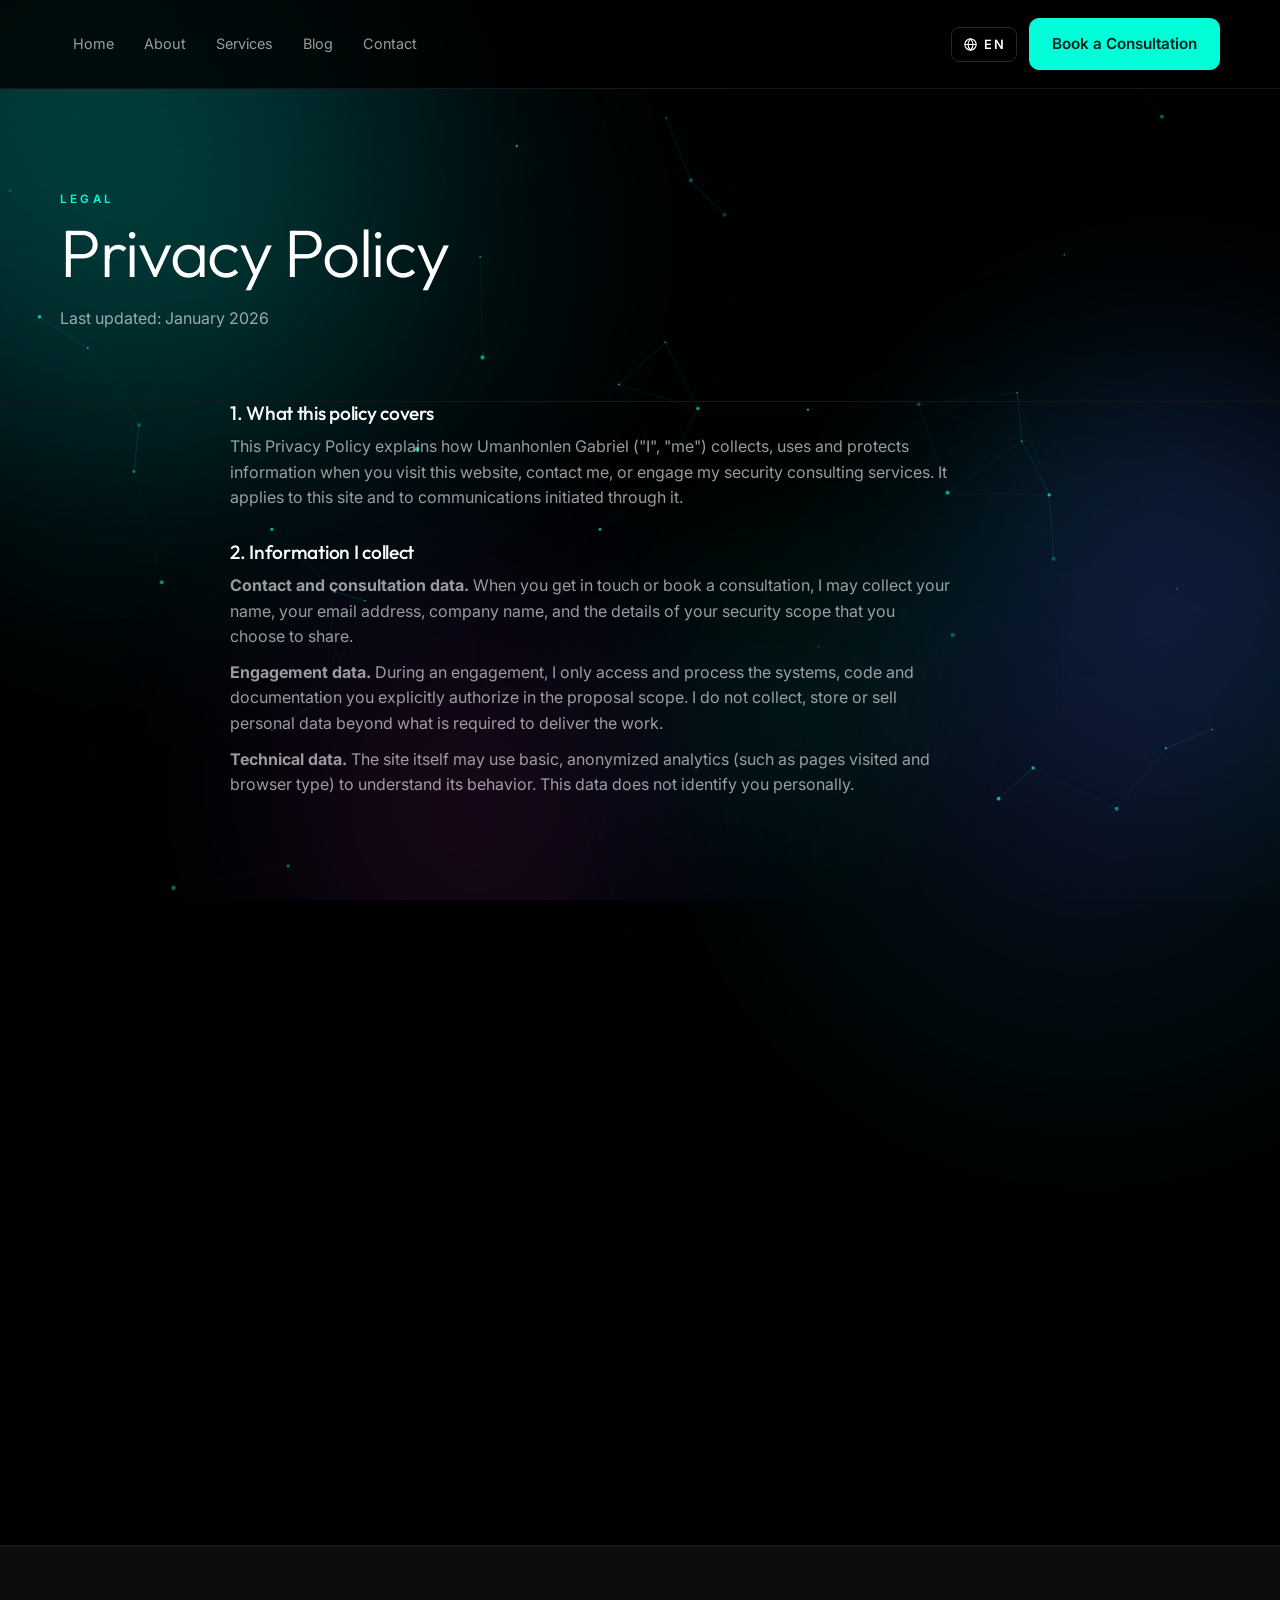
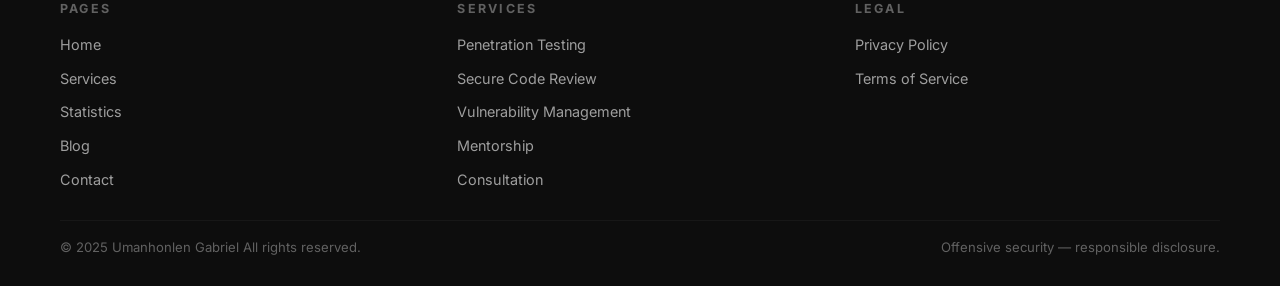
<file: privacy.html>
<!DOCTYPE html>
<html lang="en">
<head>
  <meta charset="UTF-8" />
  <meta name="viewport" content="width=device-width, initial-scale=1.0" />
  <title>Privacy Policy | Umanhonlen Gabriel</title>
  <meta name="description" content="Privacy Policy for Umanhonlen Gabriel — how your data is handled during security consultations and engagements." />
  <link rel="icon" type="image/png" href="favicon.png" />
  <link rel="preconnect" href="https://fonts.googleapis.com" />
  <link rel="preconnect" href="https://fonts.gstatic.com" crossorigin />
  <link href="https://fonts.googleapis.com/css2?family=Outfit:wght@300;400;500;600;700&family=Inter:wght@400;500;600;700&display=swap" rel="stylesheet" />
  <link rel="stylesheet" href="css/style.css" />
  <script>document.documentElement.classList.add('dyn');</script>
</head>
<body>
  <div class="bg-blobs" aria-hidden="true"><i class="b1"></i><i class="b2"></i><i class="b3"></i><i class="b4"></i></div>

  <!-- Header -->
  <header class="site-header">
    <div class="container nav">
      <nav>
        <ul class="nav-menu" id="navMenu">
          <li><a href="index.html#hero" data-i18n="nav_home">Home</a></li>
          <li><a href="index.html#about" data-i18n="nav_about">About</a></li>
          <li><a href="index.html#services" data-i18n="nav_services">Services</a></li>
          <li><a href="blog.html" data-i18n="nav_blog">Blog</a></li>
          <li><a href="index.html#contact" data-i18n="nav_contact">Contact</a></li>
        </ul>
      </nav>
      <div class="nav-cta">
        <div class="lang-switch">
          <button class="lang-btn" id="langBtn" type="button" aria-haspopup="true" aria-expanded="false" aria-label="Change language">
            <svg class="globe-ico" viewBox="0 0 24 24" width="15" height="15" fill="none" stroke="currentColor" stroke-width="1.8" stroke-linecap="round"><circle cx="12" cy="12" r="9"/><path d="M3 12h18"/><path d="M12 3c2.6 2.7 4 5.8 4 9s-1.4 6.3-4 9c-2.6-2.7-4-5.8-4-9s1.4-6.3 4-9z"/></svg>
            <span class="lang-code">EN</span>
          </button>
          <ul class="lang-menu" id="langMenu">
            <li><button type="button" data-lang="en" class="active">English</button></li>
            <li><button type="button" data-lang="fr">Français</button></li>
          </ul>
        </div>
        <a class="btn btn-accent" href="index.html#contact" data-i18n="cta_book">Book a Consultation</a>
        <button class="nav-toggle" aria-label="Toggle menu" data-i18n="nav_menu">Menu</button>
      </div>
    </div>
  </header>

  <!-- Page hero -->
  <section class="blog-hero">
    <div class="container">
      <div class="eyebrow" data-i18n="legal_eyebrow">Legal</div>
      <h1 data-i18n="pr_title" data-reveal>Privacy Policy</h1>
      <p class="lead muted" style="margin-top: 14px; max-width: 48ch" data-i18n="pr_lu">
        Last updated: January 2026
      </p>
    </div>
  </section>

  <!-- Content -->
  <section style="padding-top: 0">
    <div class="container rv-stagger" style="max-width: 820px">
      <div class="legal-block">
        <h2 data-i18n="pr_1">1. What this policy covers</h2>
        <p data-i18n="pr_b1">This Privacy Policy explains how Umanhonlen Gabriel ("I", "me") collects, uses and protects information when you visit this website, contact me, or engage my security consulting services. It applies to this site and to communications initiated through it.</p>
      </div>
      <div class="legal-block">
        <h2 data-i18n="pr_2">2. Information I collect</h2>
        <p data-i18n="pr_b2"><strong>Contact and consultation data.</strong> When you get in touch or book a consultation, I may collect your name, email address, company name, and the details of your security scope that you share.</p>
        <p data-i18n="pr_b3"><strong>Engagement data.</strong> During an engagement, I only access and process the systems, code and documentation you explicitly authorize in the statement of work. I do not collect, store or sell personal data beyond what is required to perform the work.</p>
        <p data-i18n="pr_b4"><strong>Technical data.</strong> The site itself may collect basic, anonymized analytics (such as pages visited and browser type) to understand performance. This data does not identify you personally.</p>
      </div>
      <div class="legal-block">
        <h2 data-i18n="pr_3">3. How your information is used</h2>
        <p data-i18n="pr_b5">I use the information I collect to respond to inquiries, prepare quotes and scopes, deliver contracted security services, and communicate about engagement progress. I never sell your data, and I never share it with third parties except where required to deliver a service you have requested (for example, scheduling tools) or where required by law.</p>
      </div>
      <div class="legal-block">
        <h2 data-i18n="pr_4">4. Confidentiality and security of findings</h2>
        <p data-i18n="pr_b6">All findings, reports and communications related to an engagement are treated as strictly confidential. Reports are delivered only to the authorized contact, and retained for the period agreed in the statement of work. Vulnerability details are never published or disclosed without your written consent.</p>
      </div>
      <div class="legal-block">
        <h2 data-i18n="pr_5">5. Data retention</h2>
        <p data-i18n="pr_b7">Contact information is retained for as long as needed to manage the relationship. Engagement artifacts are deleted or returned in line with the retention terms agreed at contract signing, unless a longer retention is required by law.</p>
      </div>
      <div class="legal-block">
        <h2 data-i18n="pr_6">6. Your rights</h2>
        <p data-i18n="pr_b8">You may request access to, correction of, or deletion of the personal information I hold about you at any time by booking a consultation through my <a href="https://calendly.com/umanhonlengabriel" target="_blank" rel="noopener">Calendly</a>. I will respond within 30 days.</p>
      </div>
      <div class="legal-block">
        <h2 data-i18n="pr_7">7. Contact</h2>
        <p data-i18n="pr_b9">Questions about this policy can be raised by booking a consultation through my <a href="https://calendly.com/umanhonlengabriel" target="_blank" rel="noopener">Calendly</a>.</p>
      </div>
    </div>
  </section>

  <!-- Footer -->
  <footer>
    <div class="container">
      <div class="footer-grid">
        <div class="footer-col">
          <strong data-i18n="foot_pages">Pages</strong>
          <ul>
            <li><a href="index.html#hero" data-i18n="nav_home">Home</a></li>
            <li><a href="index.html#services" data-i18n="nav_services">Services</a></li>
            <li><a href="index.html#stats" data-i18n="nav_stats">Statistics</a></li>
            <li><a href="blog.html" data-i18n="nav_blog">Blog</a></li>
            <li><a href="index.html#contact" data-i18n="nav_contact">Contact</a></li>
          </ul>
        </div>
        <div class="footer-col">
          <strong data-i18n="foot_services">Services</strong>
          <ul>
            <li><a href="index.html#services" data-i18n="fs1">Penetration Testing</a></li>
            <li><a href="index.html#services" data-i18n="fs2">Secure Code Review</a></li>
            <li><a href="index.html#services" data-i18n="fs3">Vulnerability Management</a></li>
            <li><a href="index.html#services" data-i18n="fs4">Mentorship</a></li>
            <li><a href="index.html#services" data-i18n="fs5">Consultation</a></li>
          </ul>
        </div>
        <div class="footer-col">
          <strong data-i18n="foot_legal">Legal</strong>
          <ul>
            <li><a href="privacy.html" data-i18n="foot_pp">Privacy Policy</a></li>
            <li><a href="terms.html" data-i18n="foot_tos">Terms of Service</a></li>
          </ul>
        </div>
      </div>
      <div class="footer-bottom">
        <span>&copy; 2025 Umanhonlen Gabriel <span data-i18n="foot_rights">All rights reserved.</span></span>
        <span data-i18n="foot_tag">Offensive security — responsible disclosure.</span>
      </div>
    </div>
  </footer>

  <script>
    (() => {
      document.querySelector('.nav-toggle').addEventListener('click', () => {
        document.getElementById('navMenu').classList.toggle('open');
      });

      // ---------- Copy protection ----------
      ['contextmenu', 'copy', 'cut', 'selectstart', 'dragstart'].forEach(evt =>
        document.addEventListener(evt, e => e.preventDefault())
      );
    })();
  </script>
  <script src="js/i18n.js"></script>
  <script src="js/guard.js"></script>
  <script src="js/dynamic.js"></script>
</body>
</html>
</file>
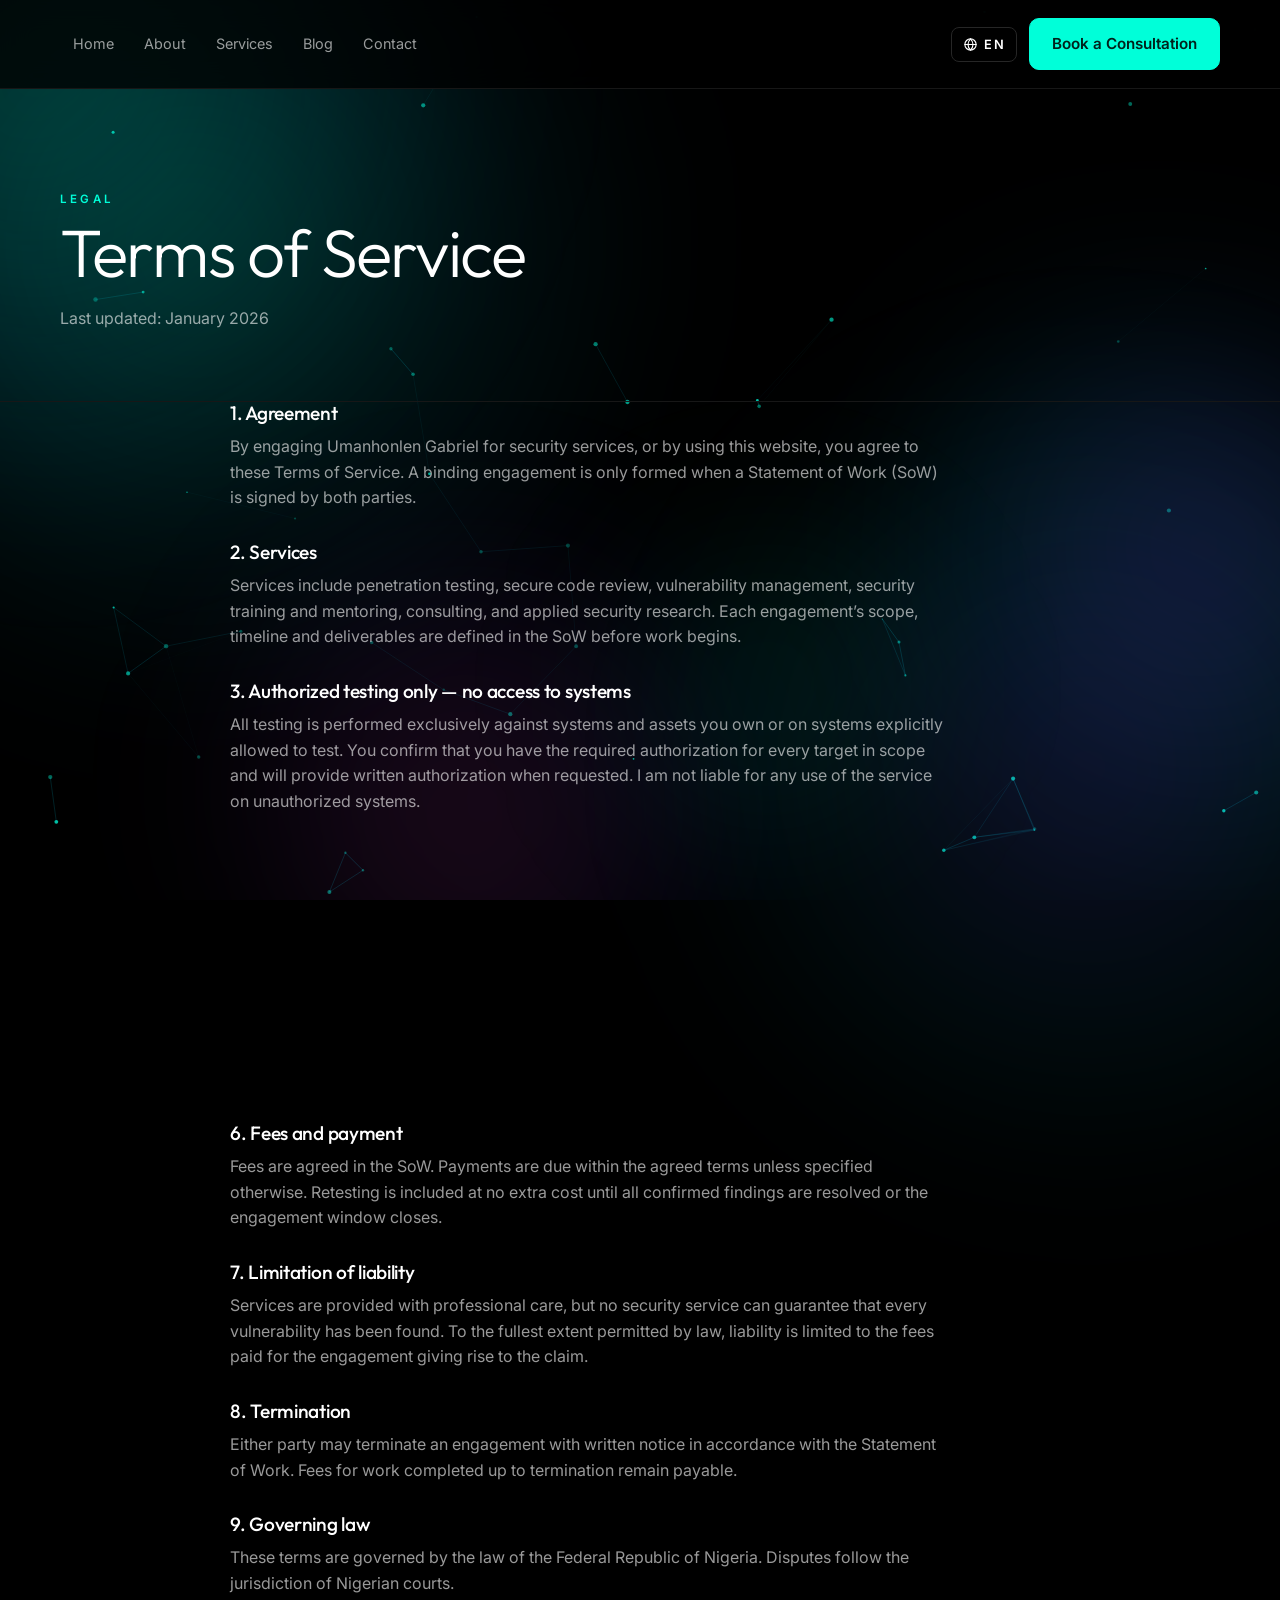
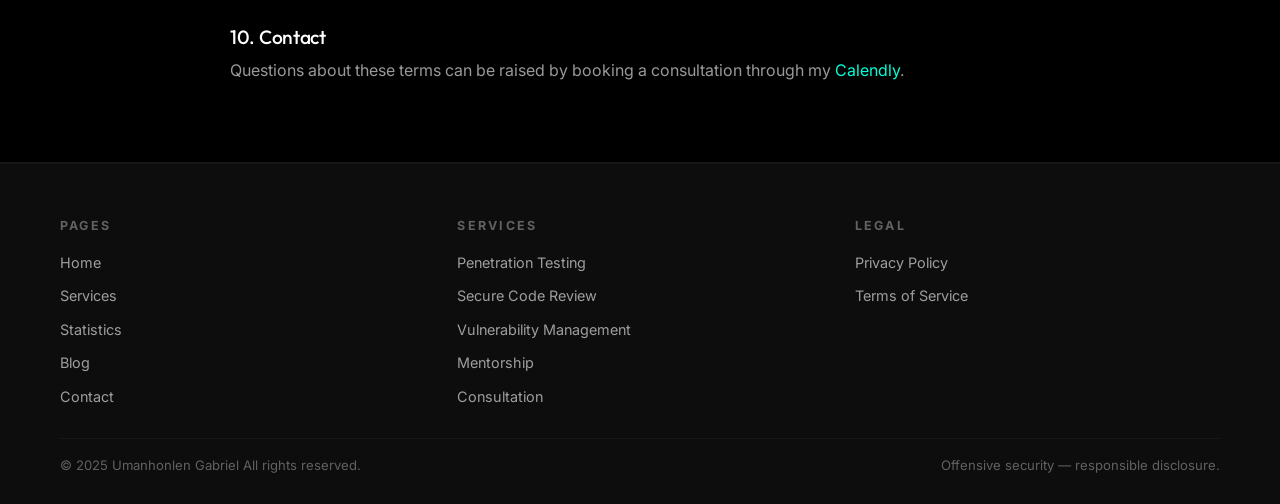
<file: terms.html>
<!DOCTYPE html>
<html lang="en">
<head>
  <meta charset="UTF-8" />
  <meta name="viewport" content="width=device-width, initial-scale=1.0" />
  <title>Terms of Service | Umanhonlen Gabriel</title>
  <meta name="description" content="Terms of Service for Umanhonlen Gabriel — engagement terms for penetration testing, code review and security consulting services." />
  <link rel="icon" type="image/png" href="favicon.png" />
  <link rel="preconnect" href="https://fonts.googleapis.com" />
  <link rel="preconnect" href="https://fonts.gstatic.com" crossorigin />
  <link href="https://fonts.googleapis.com/css2?family=Outfit:wght@300;400;500;600;700&family=Inter:wght@400;500;600;700&display=swap" rel="stylesheet" />
  <link rel="stylesheet" href="css/style.css" />
  <script>document.documentElement.classList.add('dyn');</script>
</head>
<body>
  <div class="bg-blobs" aria-hidden="true"><i class="b1"></i><i class="b2"></i><i class="b3"></i><i class="b4"></i></div>

  <!-- Header -->
  <header class="site-header">
    <div class="container nav">
      <nav>
        <ul class="nav-menu" id="navMenu">
          <li><a href="index.html#hero" data-i18n="nav_home">Home</a></li>
          <li><a href="index.html#about" data-i18n="nav_about">About</a></li>
          <li><a href="index.html#services" data-i18n="nav_services">Services</a></li>
          <li><a href="blog.html" data-i18n="nav_blog">Blog</a></li>
          <li><a href="index.html#contact" data-i18n="nav_contact">Contact</a></li>
        </ul>
      </nav>
      <div class="nav-cta">
        <div class="lang-switch">
          <button class="lang-btn" id="langBtn" type="button" aria-haspopup="true" aria-expanded="false" aria-label="Change language">
            <svg class="globe-ico" viewBox="0 0 24 24" width="15" height="15" fill="none" stroke="currentColor" stroke-width="1.8" stroke-linecap="round"><circle cx="12" cy="12" r="9"/><path d="M3 12h18"/><path d="M12 3c2.6 2.7 4 5.8 4 9s-1.4 6.3-4 9c-2.6-2.7-4-5.8-4-9s1.4-6.3 4-9z"/></svg>
            <span class="lang-code">EN</span>
          </button>
          <ul class="lang-menu" id="langMenu">
            <li><button type="button" data-lang="en" class="active">English</button></li>
            <li><button type="button" data-lang="fr">Français</button></li>
          </ul>
        </div>
        <a class="btn btn-accent" href="index.html#contact" data-i18n="cta_book">Book a Consultation</a>
        <button class="nav-toggle" aria-label="Toggle menu" data-i18n="nav_menu">Menu</button>
      </div>
    </div>
  </header>

  <!-- Page hero -->
  <section class="blog-hero">
    <div class="container">
      <div class="eyebrow" data-i18n="legal_eyebrow">Legal</div>
      <h1 data-i18n="tm_title" data-reveal>Terms of Service</h1>
      <p class="lead muted" style="margin-top: 14px; max-width: 48ch" data-i18n="tm_lu">
        Last updated: January 2026
      </p>
    </div>
  </section>

  <!-- Content -->
  <section style="padding-top: 0">
    <div class="container rv-stagger" style="max-width: 820px">
      <div class="legal-block">
        <h2 data-i18n="tm_1">1. Agreement</h2>
        <p data-i18n="tm_b1">By engaging Umanhonlen Gabriel for security services, or by using this website, you agree to these Terms of Service. A binding engagement is only formed when a statement of work (SoW) is signed by both parties.</p>
      </div>
      <div class="legal-block">
        <h2 data-i18n="tm_2">2. Services</h2>
        <p data-i18n="tm_b2">Services include penetration testing, secure code review, vulnerability management, security training and mentorship, consultation, and applied security research. Each engagement's scope, timeline and deliverables are defined in the SoW before work begins.</p>
      </div>
      <div class="legal-block">
        <h2 data-i18n="tm_3">3. Authorized testing only</h2>
        <p data-i18n="tm_b3">All testing is performed exclusively against systems and assets you own or are explicitly authorized to test. You confirm that you hold the required authorization for every target in scope and will provide written authorization when requested. I am not liable for any use of the service on unauthorized systems.</p>
      </div>
      <div class="legal-block">
        <h2 data-i18n="tm_4">4. Confidentiality</h2>
        <p data-i18n="tm_b4">All information shared during an engagement is confidential. Findings and reports are delivered only to the authorized contact and are not disclosed without written consent, except where disclosure is required by law.</p>
      </div>
      <div class="legal-block">
        <h2 data-i18n="tm_5">5. Client obligations</h2>
        <p data-i18n="tm_b5">You agree to provide timely access to in-scope systems, accurate technical documentation, and a designated point of contact. Delays in access or response may extend the engagement timeline.</p>
      </div>
      <div class="legal-block">
        <h2 data-i18n="tm_6">6. Fees and payment</h2>
        <p data-i18n="tm_b6">Fees are agreed in the SoW. Payments are due within the agreed terms unless stated otherwise. Retesting is included at no extra cost until all confirmed findings are resolved or the engagement window closes.</p>
      </div>
      <div class="legal-block">
        <h2 data-i18n="tm_7">7. Limitation of liability</h2>
        <p data-i18n="tm_b7">Services are provided with professional care, but no security service can guarantee that a system is free of all vulnerabilities. To the fullest extent permitted by law, liability is limited to the fees paid for the engagement giving rise to the claim.</p>
      </div>
      <div class="legal-block">
        <h2 data-i18n="tm_8">8. Termination</h2>
        <p data-i18n="tm_b8">Either party may terminate an engagement with written notice in line with the SoW. Fees for work completed up to termination remain payable.</p>
      </div>
      <div class="legal-block">
        <h2 data-i18n="tm_9">9. Governing law</h2>
        <p data-i18n="tm_b9">These terms are governed by the laws of the Federal Republic of Nigeria. Disputes are subject to the exclusive jurisdiction of the courts of Nigeria.</p>
      </div>
      <div class="legal-block">
        <h2 data-i18n="tm_10">10. Contact</h2>
        <p data-i18n="tm_b10">Questions about these terms can be raised by booking a consultation through my <a href="https://calendly.com/umanhonlengabriel" target="_blank" rel="noopener">Calendly</a>.</p>
      </div>
    </div>
  </section>

  <!-- Footer -->
  <footer>
    <div class="container">
      <div class="footer-grid">
        <div class="footer-col">
          <strong data-i18n="foot_pages">Pages</strong>
          <ul>
            <li><a href="index.html#hero" data-i18n="nav_home">Home</a></li>
            <li><a href="index.html#services" data-i18n="nav_services">Services</a></li>
            <li><a href="index.html#stats" data-i18n="nav_stats">Statistics</a></li>
            <li><a href="blog.html" data-i18n="nav_blog">Blog</a></li>
            <li><a href="index.html#contact" data-i18n="nav_contact">Contact</a></li>
          </ul>
        </div>
        <div class="footer-col">
          <strong data-i18n="foot_services">Services</strong>
          <ul>
            <li><a href="index.html#services" data-i18n="fs1">Penetration Testing</a></li>
            <li><a href="index.html#services" data-i18n="fs2">Secure Code Review</a></li>
            <li><a href="index.html#services" data-i18n="fs3">Vulnerability Management</a></li>
            <li><a href="index.html#services" data-i18n="fs4">Mentorship</a></li>
            <li><a href="index.html#services" data-i18n="fs5">Consultation</a></li>
          </ul>
        </div>
        <div class="footer-col">
          <strong data-i18n="foot_legal">Legal</strong>
          <ul>
            <li><a href="privacy.html" data-i18n="foot_pp">Privacy Policy</a></li>
            <li><a href="terms.html" data-i18n="foot_tos">Terms of Service</a></li>
          </ul>
        </div>
      </div>
      <div class="footer-bottom">
        <span>&copy; 2025 Umanhonlen Gabriel <span data-i18n="foot_rights">All rights reserved.</span></span>
        <span data-i18n="foot_tag">Offensive security — responsible disclosure.</span>
      </div>
    </div>
  </footer>

  <script>
    (() => {
      document.querySelector('.nav-toggle').addEventListener('click', () => {
        document.getElementById('navMenu').classList.toggle('open');
      });

      // ---------- Copy protection ----------
      ['contextmenu', 'copy', 'cut', 'selectstart', 'dragstart'].forEach(evt =>
        document.addEventListener(evt, e => e.preventDefault())
      );
    })();
  </script>
  <script src="js/i18n.js"></script>
  <script src="js/guard.js"></script>
  <script src="js/dynamic.js"></script>
</body>
</html>
</file>
<file: css/style.css>
/* ============================================================
   UMANHONLEN GABRIEL — Offensive Security Consulting
   Design system based on Bypassec: black base, mint/cyan/violet
   accents, Roobert-style headings, minimal icon-free typography.
   ============================================================ */

:root {
  --bg: #000000;
  --surface: #0d0d0d;
  --surface-2: #1f1f1f;
  --surface-3: #262626;
  --line: #262626;
  --line-soft: #171717;
  --text: #ffffff;
  --muted: rgba(255, 255, 255, 0.6);
  --faint: rgba(255, 255, 255, 0.35);
  --mint: #00ffd9;
  --cyan: #00e1ff;
  --blue: #33c2ff;
  --violet: #613fe7;
  --mint-dim: rgba(0, 255, 217, 0.1);
  --radius: 16px;
  --radius-lg: 24px;
  --radius-sm: 8px;
  --font-heading: "Outfit", "Inter", system-ui, sans-serif;
  --font-body: "Inter", system-ui, -apple-system, sans-serif;
}

* {
  box-sizing: border-box;
  margin: 0;
  padding: 0;
}

/* ---------- Motion background (aurora orbs, bypassec-style) ---------- */
html {
  scroll-behavior: smooth;
}

body::before,
body::after {
  content: "";
  position: fixed;
  z-index: -1;
  pointer-events: none;
  will-change: transform;
}

body::before {
  top: -30%;
  left: -25%;
  width: 80vw;
  height: 80vw;
  background: radial-gradient(circle at center, rgba(0, 255, 217, 0.16), rgba(0, 225, 255, 0.08) 35%, transparent 68%);
  border-radius: 50%;
  filter: blur(70px);
  animation: aurora-drift 26s ease-in-out infinite alternate;
}

body::after {
  bottom: -35%;
  right: -20%;
  width: 70vw;
  height: 70vw;
  background: radial-gradient(circle at center, rgba(97, 63, 233, 0.18), rgba(0, 225, 255, 0.06) 40%, transparent 68%);
  border-radius: 50%;
  filter: blur(80px);
  animation: aurora-drift 32s ease-in-out infinite alternate-reverse;
}

@keyframes aurora-drift {
  0% { transform: translate3d(0, 0, 0) scale(1); }
  50% { transform: translate3d(6vw, 4vh, 0) scale(1.15); }
  100% { transform: translate3d(-4vw, 6vh, 0) scale(0.95); }
}

/* ---------- Motion blobs (bypassec style) ---------- */
.bg-blobs {
  position: fixed;
  inset: 0;
  z-index: -1;
  overflow: hidden;
  pointer-events: none;
}

.bg-blobs i {
  position: absolute;
  border-radius: 50%;
  filter: blur(90px);
  will-change: transform;
}

.bg-blobs .b1 {
  top: -18%;
  left: -15%;
  width: 55vw;
  height: 55vw;
  background: radial-gradient(circle at 30% 30%, rgba(0, 255, 217, 0.22), rgba(0, 225, 255, 0.10) 40%, transparent 70%);
  animation: blob-drift 22s ease-in-out infinite alternate;
}

.bg-blobs .b2 {
  top: 35%;
  right: -12%;
  width: 45vw;
  height: 45vw;
  background: radial-gradient(circle at 60% 40%, rgba(97, 63, 233, 0.26), rgba(0, 225, 255, 0.08) 45%, transparent 70%);
  animation: blob-drift 28s ease-in-out infinite alternate-reverse;
}

.bg-blobs .b3 {
  bottom: -14%;
  left: 20%;
  width: 40vw;
  height: 40vw;
  background: radial-gradient(circle at 40% 60%, rgba(255, 64, 160, 0.14), rgba(97, 63, 233, 0.10) 45%, transparent 70%);
  animation: blob-drift 32s ease-in-out infinite alternate;
}

.bg-blobs .b4 {
  top: 55%;
  left: 45%;
  width: 30vw;
  height: 30vw;
  background: radial-gradient(circle at 50% 50%, rgba(0, 255, 217, 0.12), transparent 70%);
  animation: blob-drift 26s ease-in-out infinite alternate-reverse;
}

@keyframes blob-drift {
  0% { transform: translate3d(0, 0, 0) scale(1); }
  33% { transform: translate3d(4vw, -3vh, 0) scale(1.12); }
  66% { transform: translate3d(-3vw, 3vh, 0) scale(0.92); }
  100% { transform: translate3d(2vw, 2vh, 0) scale(1.05); }
}

@media (prefers-reduced-motion: reduce) {
  .bg-blobs i {
    animation: none;
  }
}

@media (prefers-reduced-motion: reduce) {
  body::before,
  body::after {
    animation: none;
  }
}

body {
  background: var(--bg);
  color: var(--text);
  font-family: var(--font-body);
  font-size: 16px;
  line-height: 1.6;
  -webkit-font-smoothing: antialiased;
}

img {
  max-width: 100%;
  display: block;
}

a {
  color: inherit;
  text-decoration: none;
}

.container {
  width: min(1160px, 92%);
  margin: 0 auto;
}

/* ---------- Typography ---------- */
body {
  -webkit-user-select: none;
  user-select: none;
}

input, textarea, [contenteditable] {
  -webkit-user-select: text;
  user-select: text;
}

h1, h2, h3, h4 {
  font-family: var(--font-heading, var(--font-body));
  font-weight: 600;
  letter-spacing: -0.015em;
  line-height: 1.15;
}

h1 {
  font-size: clamp(2.4rem, 6vw, 4.2rem);
  font-weight: 300;
  letter-spacing: -0.02em;
}

h2 {
  font-size: clamp(1.6rem, 3.6vw, 2.6rem);
  font-weight: 500;
}

h3 {
  font-size: 1.15rem;
  font-weight: 600;
}

.eyebrow {
  font-family: var(--font-body);
  font-size: 0.72rem;
  font-weight: 600;
  letter-spacing: 0.28em;
  text-transform: uppercase;
  color: var(--mint);
  margin-bottom: 6px;
}

.eyebrow.cyan {
  color: var(--cyan);
}

.muted {
  color: var(--muted);
}

/* ---------- Buttons ---------- */
.btn {
  display: inline-flex;
  align-items: center;
  gap: 10px;
  padding: 13px 22px;
  border-radius: 10px;
  font-size: 0.95rem;
  font-weight: 600;
  border: 1px solid var(--line);
  background: transparent;
  color: var(--text);
  cursor: pointer;
  transition: 0.2s ease;
  font-family: inherit;
}

.btn:hover {
  border-color: var(--mint);
  color: var(--mint);
}

.btn-accent {
  background: var(--mint);
  border-color: var(--mint);
  color: #00221c;
}

.btn-accent:hover {
  background: #9dfff0;
  border-color: #9dfff0;
  color: #00221c;
}

.btn-ghost {
  background: rgba(255, 255, 255, 0.07);
  border-color: rgba(255, 255, 255, 0.12);
}

.btn-ghost:hover {
  border-color: var(--mint);
  color: var(--mint);
}

/* ---------- Header ---------- */
.site-header {
  position: fixed;
  inset: 0 0 auto 0;
  z-index: 100;
  background: rgba(0, 0, 0, 0.78);
  backdrop-filter: blur(14px);
  border-bottom: 1px solid var(--line-soft);
}

.nav {
  display: flex;
  align-items: center;
  justify-content: space-between;
  padding: 18px 0;
  gap: 16px;
}

.brand {
  display: flex;
  align-items: center;
  gap: 12px;
}

.brand-text {
  display: flex;
  align-items: baseline;
  gap: 10px;
}

.brand-name {
  font-weight: 700;
  font-size: 1.02rem;
  letter-spacing: 0.01em;
}

.brand-name::after {
  content: " /";
  color: var(--mint);
}

.brand-tag {
  color: var(--muted);
  font-size: 0.82rem;
}

.nav-menu {
  display: flex;
  align-items: center;
  gap: 4px;
  list-style: none;
  margin-left: auto;
}

.nav-menu a {
  padding: 10px 13px;
  border-radius: 9px;
  font-size: 0.9rem;
  color: var(--muted);
  transition: 0.15s;
}

.nav-menu a:hover,
.nav-menu a.active {
  color: var(--text);
  background: rgba(255, 255, 255, 0.06);
}

.nav-cta {
  display: flex;
  gap: 12px;
  align-items: center;
}

/* ---------- Language switch ---------- */
.lang-switch {
  position: relative;
}

.lang-btn {
  display: inline-flex;
  align-items: center;
  gap: 6px;
  background: none;
  border: 1px solid var(--line);
  border-radius: 8px;
  color: var(--text);
  padding: 9px 11px;
  cursor: pointer;
  font-family: inherit;
  font-size: 0.8rem;
  font-weight: 600;
  transition: border-color 0.2s ease, color 0.2s ease;
}

.lang-btn:hover {
  border-color: var(--mint);
  color: var(--mint);
}

.lang-code {
  letter-spacing: 0.1em;
}

.lang-menu {
  display: none;
  position: absolute;
  right: 0;
  top: calc(100% + 10px);
  min-width: 150px;
  background: var(--surface);
  border: 1px solid var(--line-soft);
  border-radius: 10px;
  padding: 6px;
  box-shadow: 0 14px 44px rgba(0, 0, 0, 0.55);
  z-index: 80;
}

.lang-menu.open {
  display: block;
}

.lang-menu li {
  list-style: none;
}

.lang-menu button {
  display: flex;
  width: 100%;
  align-items: center;
  background: none;
  border: none;
  color: var(--muted);
  padding: 9px 12px;
  border-radius: 6px;
  font-family: inherit;
  font-size: 0.9rem;
  cursor: pointer;
  text-align: left;
  transition: color 0.2s ease, background 0.2s ease;
}

.lang-menu button:hover {
  color: var(--text);
  background: rgba(255, 255, 255, 0.05);
}

.lang-menu button.active {
  color: var(--mint);
}

.lang-menu button.active::after {
  content: "·";
  margin-left: auto;
  color: var(--mint);
}

.nav-toggle {
  display: none;
  background: none;
  border: 1px solid var(--line);
  border-radius: 10px;
  color: var(--text);
  padding: 10px 14px;
  font-size: 1.1rem;
  cursor: pointer;
  line-height: 1;
}

/* ---------- Sections ---------- */
section {
  padding: 48px 0;
  border-bottom: 1px solid var(--line-soft);
}

.section-head {
  max-width: 760px;
  margin-bottom: 18px;
}

.section-head h2 {
  margin-top: 4px;
}

.section-head p {
  margin-top: 4px;
  color: var(--muted);
}

/* ---------- Hero ---------- */
.hero {
  padding-top: 130px;
  padding-bottom: 70px;
  position: relative;
  overflow: hidden;
  border-bottom: 1px solid var(--line-soft);
}

.hero::before {
  content: "";
  position: absolute;
  inset: 0;
  background:
    radial-gradient(600px 320px at 12% -10%, rgba(0, 225, 255, 0.12), transparent 70%),
    radial-gradient(700px 400px at 90% 10%, rgba(97, 63, 233, 0.18), transparent 70%),
    radial-gradient(500px 300px at 50% 110%, rgba(0, 255, 217, 0.07), transparent 70%);
  pointer-events: none;
}

.hero .container {
  position: relative;
  z-index: 1;
}

.hero h1 {
  max-width: 15ch;
}

.hero h2 {
  margin-top: 6px;
  font-size: clamp(1.1rem, 2vw, 1.4rem);
  font-weight: 400;
  color: var(--muted);
  max-width: 46ch;
}

.hero-actions {
  display: flex;
  gap: 14px;
  margin-top: 14px;
  flex-wrap: wrap;
}

/* KPI band */
.kpi-band {
  display: grid;
  grid-template-columns: repeat(4, 1fr);
  gap: 14px;
  margin-top: 24px;
}

.kpi {
  background: var(--surface);
  border: 1px solid var(--line-soft);
  border-radius: var(--radius);
  padding: 20px 18px;
}

.kpi b {
  display: block;
  font-family: var(--font-body);
  font-size: 2rem;
  font-weight: 400;
  letter-spacing: -0.02em;
  color: var(--text);
}

.kpi span {
  color: var(--muted);
  font-size: 0.88rem;
}

/* ---------- Trusted logos ---------- */
.trusted {
  padding: 36px 0;
  border-bottom: 1px solid var(--line-soft);
}

.trusted-label {
  text-align: center;
  font-size: 0.72rem;
  font-weight: 600;
  letter-spacing: 0.24em;
  text-transform: uppercase;
  color: var(--faint);
  margin-bottom: 18px;
}

.logo-marquee {
  overflow: hidden;
  -webkit-mask-image: linear-gradient(90deg, transparent, #000 12%, #000 88%, transparent);
  mask-image: linear-gradient(90deg, transparent, #000 12%, #000 88%, transparent);
}

.logo-track {
  display: flex;
  width: max-content;
  animation: marquee 45s linear infinite;
}

.logo-track:hover {
  animation-play-state: paused;
}

.logo-row {
  display: flex;
  align-items: center;
  gap: 64px;
  padding: 0 32px;
}

.logo-item {
  display: inline-flex;
  align-items: center;
  justify-content: center;
  transition: opacity 0.25s ease;
}

.logo-item img {
  height: 32px;
  width: auto;
  object-fit: contain;
  opacity: 0.55;
  filter: grayscale(1) brightness(1.35);
  transition: opacity 0.25s ease, filter 0.25s ease, transform 0.25s ease;
}

.logo-item:hover img {
  opacity: 1;
  filter: grayscale(0) brightness(1);
  transform: scale(1.08);
}

@keyframes marquee {
  from { transform: translateX(0); }
  to { transform: translateX(-50%); }
}

@media (prefers-reduced-motion: reduce) {
  .logo-track {
    animation: none;
    flex-wrap: wrap;
    justify-content: center;
  }
}

/* ---------- Testimonials ---------- */
.testimonials {
  padding: 48px 0 8px;
}

.testimonials .section-head {
  margin-bottom: 28px;
}

.testi-row {
  gap: 32px;
  padding: 28px 32px;
}

.testi-chip {
  display: flex;
  align-items: center;
  gap: 16px;
  min-width: 440px;
  max-width: 520px;
  padding: 18px 22px;
  border: 1px solid rgba(255, 255, 255, 0.08);
  border-radius: 16px;
  background: rgba(255, 255, 255, 0.03);
}

.testi-avatar {
  position: relative;
  flex: 0 0 auto;
  width: 54px;
  height: 54px;
  border-radius: 50%;
  overflow: hidden;
  display: flex;
  align-items: center;
  justify-content: center;
  font-weight: 700;
  font-size: 15px;
  letter-spacing: 0.5px;
  color: #00ffd9;
  background: linear-gradient(135deg, rgba(0, 255, 217, 0.22), rgba(51, 194, 255, 0.22));
  border: 2px solid rgba(0, 255, 217, 0.35);
}

.testi-avatar img {
  position: absolute;
  inset: 0;
  width: 100%;
  height: 100%;
  object-fit: cover;
}

.testi-body b {
  display: block;
  font-size: 14px;
}

.testi-body em {
  display: block;
  font-style: normal;
  font-size: 12px;
  color: rgba(255, 255, 255, 0.5);
  margin-bottom: 6px;
}

.testi-body p {
  font-size: 13.5px;
  line-height: 1.55;
  color: rgba(255, 255, 255, 0.75);
  margin: 0;
}

@media (max-width: 720px) {
  .testi-chip {
    min-width: 300px;
  }
}

/* ---------- Stats / charts ---------- */
.stats-grid {
  display: grid;
  grid-template-columns: 1.15fr 1fr;
  gap: 18px;
  align-items: stretch;
}

.chart-card {
  background: var(--surface);
  border: 1px solid var(--line-soft);
  border-radius: var(--radius-lg);
  padding: 26px;
}

.chart-card h3 {
  font-size: 1rem;
  font-weight: 600;
  margin-bottom: 4px;
}

.chart-card p {
  color: var(--muted);
  font-size: 0.85rem;
  margin-bottom: 18px;
}

.chart-box {
  position: relative;
  height: 300px;
}

.chart-box.small {
  height: 260px;
}

/* ---------- How it works (interactive phases) ---------- */
.howit {
  display: grid;
  grid-template-columns: 0.9fr 1.3fr;
  gap: 18px;
  align-items: stretch;
  margin-top: 34px;
}

.phase-list {
  display: grid;
  gap: 10px;
  align-content: start;
}

.phase-btn {
  display: flex;
  align-items: flex-start;
  gap: 14px;
  padding: 18px 20px;
  text-align: left;
  background: var(--surface);
  border: 1px solid var(--line-soft);
  border-radius: var(--radius);
  cursor: pointer;
  transition: border-color 0.2s, background 0.2s;
  font-family: inherit;
  color: var(--text);
}

.phase-btn:hover {
  border-color: var(--mint-dim);
}

.phase-btn.active {
  background: linear-gradient(135deg, rgba(0, 255, 217, 0.08), rgba(0, 0, 0, 0));
  border-color: rgba(0, 255, 217, 0.35);
}

.phase-num {
  font-family: var(--font-heading);
  font-size: 0.8rem;
  font-weight: 700;
  color: var(--faint);
  padding-top: 4px;
  min-width: 30px;
}

.phase-btn.active .phase-num {
  color: var(--mint);
}

.phase-txt strong {
  display: block;
  font-size: 0.98rem;
  font-weight: 600;
  letter-spacing: 0.01em;
}

.phase-txt em {
  display: block;
  font-style: normal;
  color: var(--muted);
  font-size: 0.82rem;
  margin-top: 4px;
  line-height: 1.45;
}

.phase-btn.active .phase-txt em {
  color: rgba(255, 255, 255, 0.5);
}

.phase-view {
  background: var(--surface);
  border: 1px solid var(--line-soft);
  border-radius: var(--radius-lg);
  padding: 26px;
  min-height: 380px;
}

.phase-panel {
  display: none;
}

.phase-panel.active {
  display: block;
  animation: phase-in 0.4s ease;
}

@keyframes phase-in {
  from { opacity: 0; transform: translateY(10px); }
  to { opacity: 1; transform: translateY(0); }
}

.phase-panel h3 {
  font-size: 1.05rem;
  font-weight: 600;
  margin-bottom: 4px;
}

.phase-panel > p {
  font-size: 0.85rem;
  margin-bottom: 14px;
}

.mini-kpis {
  display: flex;
  flex-wrap: wrap;
  gap: 10px;
  margin-top: 18px;
  padding-top: 16px;
  border-top: 1px solid var(--line-soft);
}

.mini-kpi {
  background: var(--surface-2);
  border-radius: var(--radius-sm);
  padding: 10px 16px;
  min-width: 110px;
}

.mini-kpi b {
  display: block;
  font-family: var(--font-heading);
  font-size: 1.15rem;
  font-weight: 700;
  color: var(--text);
}

.mini-kpi span {
  display: block;
  font-size: 0.72rem;
  color: var(--muted);
  margin-top: 2px;
  letter-spacing: 0.02em;
}

/* ---------- Feature split ---------- */
.feature-split {
  display: grid;
  grid-template-columns: 1fr 1fr;
  gap: 20px;
  align-items: start;
}

.feature-text h2 {
  font-weight: 300;
}

.feature-text p {
  color: var(--muted);
  margin-top: 14px;
  max-width: 52ch;
}

.feature-stack {
  display: grid;
  gap: 12px;
}

.feature-item {
  display: flex;
  gap: 16px;
  align-items: flex-start;
  background: var(--surface);
  border: 1px solid var(--line-soft);
  border-radius: var(--radius);
  padding: 20px;
  transition: border-color 0.2s;
}

.feature-item:hover {
  border-color: rgba(0, 255, 217, 0.35);
}

.feature-num {
  font-family: var(--font-body);
  font-size: 0.8rem;
  font-weight: 700;
  color: var(--mint);
  padding-top: 4px;
}

.feature-item h3 {
  margin-bottom: 4px;
}

.feature-item p {
  color: var(--muted);
  font-size: 0.9rem;
}

/* ---------- Services ---------- */
.services-grid {
  display: grid;
  grid-template-columns: repeat(3, 1fr);
  gap: 14px;
}

.service {
  position: relative;
  background: var(--surface);
  border: 1px solid var(--line-soft);
  border-radius: var(--radius);
  padding: 26px;
  display: flex;
  flex-direction: column;
  gap: 16px;
  transition: border-color 0.2s, transform 0.2s;
}

.service:hover {
  border-color: rgba(0, 255, 217, 0.35);
  transform: translateY(-3px);
}

.service-index {
  font-size: 0.78rem;
  font-weight: 700;
  letter-spacing: 0.18em;
  color: var(--faint);
}

.service h3 {
  font-size: 1.25rem;
  font-weight: 500;
}

.price {
  color: var(--mint);
  font-weight: 600;
  font-size: 0.95rem;
}

.service ul {
  list-style: none;
  display: grid;
  gap: 8px;
}

.service li {
  color: var(--muted);
  font-size: 0.9rem;
  padding-left: 18px;
  position: relative;
}

.service li::before {
  content: "—";
  position: absolute;
  left: 0;
  color: var(--faint);
}

.service-meta {
  margin-top: auto;
  padding-top: 14px;
  border-top: 1px solid var(--line-soft);
  font-size: 0.88rem;
  font-weight: 600;
  color: var(--text);
}

.service-meta a:hover {
  color: var(--mint);
}

/* ---------- Process ---------- */
.process-grid {
  display: grid;
  grid-template-columns: repeat(4, 1fr);
  gap: 14px;
}

.process-step {
  background: var(--surface);
  border: 1px solid var(--line-soft);
  border-radius: var(--radius);
  padding: 24px;
  position: relative;
}

.process-step::after {
  content: "";
  position: absolute;
  top: 50%;
  right: -18px;
  width: 8px;
  height: 8px;
  border-right: 1.5px solid var(--mint);
  border-top: 1.5px solid var(--mint);
  transform: translateY(-50%) rotate(45deg);
}

.process-step:last-child::after {
  display: none;
}

.step-num {
  font-size: 2rem;
  font-weight: 200;
  color: var(--faint);
  margin-bottom: 18px;
}

.process-step h3 {
  margin-bottom: 8px;
}

.process-step p {
  color: var(--muted);
  font-size: 0.88rem;
}

/* ---------- Publication cards ---------- */
.pub-grid {
  display: grid;
  grid-template-columns: repeat(3, 1fr);
  gap: 14px;
}

.pub-card {
  background: var(--surface);
  border: 1px solid var(--line-soft);
  border-radius: var(--radius);
  padding: 24px;
  display: flex;
  flex-direction: column;
  gap: 10px;
  transition: border-color 0.2s;
}

.pub-card:hover {
  border-color: rgba(51, 194, 255, 0.4);
}

.pub-tag {
  font-size: 0.72rem;
  font-weight: 600;
  letter-spacing: 0.18em;
  text-transform: uppercase;
  color: var(--cyan);
}

.pub-card h3 {
  font-size: 1.02rem;
  line-height: 1.4;
}

.pub-card p {
  color: var(--muted);
  font-size: 0.88rem;
}

.pub-card a {
  margin-top: auto;
  font-size: 0.88rem;
  font-weight: 600;
  color: var(--text);
}

.pub-card a:hover {
  color: var(--cyan);
}

/* ---------- Recognition / HoF ---------- */
.hof-grid {
  display: grid;
  grid-template-columns: repeat(4, 1fr);
  gap: 14px;
}

.hof-marquee {
  margin-top: 22px;
}

.hof-marquee .logo-item img {
  height: 28px;
  opacity: 0.5;
  filter: grayscale(1) brightness(1.35);
}

.hof-card {
  background: linear-gradient(180deg, rgba(97, 63, 233, 0.08), rgba(0, 0, 0, 0));
  border: 1px solid var(--line-soft);
  border-radius: var(--radius);
  padding: 26px;
  display: flex;
  flex-direction: column;
  gap: 12px;
}

.hof-logo {
  display: flex;
  align-items: center;
  justify-content: center;
  width: 52px;
  height: 52px;
  border: 1px solid var(--line-soft);
  border-radius: 14px;
  background: rgba(255, 255, 255, 0.03);
  padding: 10px;
  margin-bottom: 6px;
}

.hof-logo img {
  width: 100%;
  height: 100%;
  object-fit: contain;
  filter: grayscale(1) brightness(1.4);
  transition: filter 0.25s ease, transform 0.25s ease;
}

.hof-card:hover .hof-logo img {
  filter: grayscale(0) brightness(1);
  transform: scale(1.05);
}

.hof-org {
  font-family: var(--font-heading);
  font-weight: 600;
  letter-spacing: 0.02em;
}

.hof-role {
  font-size: 0.74rem;
  font-weight: 700;
  letter-spacing: 0.2em;
  text-transform: uppercase;
  color: var(--violet);
}

.hof-card p {
  color: var(--muted);
  font-size: 0.92rem;
}

.hof-card a {
  margin-top: auto;
  font-size: 0.85rem;
  font-weight: 600;
}

.hof-card a:hover {
  color: var(--cyan);
}

.hof-chip {
  display: inline-flex;
  align-items: center;
  gap: 14px;
  background: var(--surface);
  border: 1px solid var(--line-soft);
  border-radius: var(--radius);
  padding: 14px 20px;
  transition: border-color 0.25s ease, transform 0.25s ease;
  min-width: 300px;
}

.hof-chip:hover {
  border-color: var(--mint);
  transform: translateY(-2px);
}

.hof-chip img {
  width: 34px;
  height: 34px;
  object-fit: contain;
  flex-shrink: 0;
  opacity: 0.65;
  filter: grayscale(1) brightness(1.4);
  transition: filter 0.25s ease;
}

.hof-chip:hover img {
  opacity: 1;
  filter: grayscale(0) brightness(1);
}

.hof-chip span {
  display: flex;
  flex-direction: column;
  gap: 3px;
  line-height: 1.2;
}

.hof-chip b {
  font-family: var(--font-heading);
  font-weight: 600;
  color: var(--text);
  white-space: nowrap;
}

.hof-chip em {
  font-style: normal;
  font-size: 0.78rem;
  color: var(--muted);
  white-space: nowrap;
}

/* ---------- Legal pages ---------- */
.legal-block {
  margin-bottom: 30px;
}

.legal-block h2 {
  font-size: 1.2rem;
  margin-bottom: 10px;
}

.legal-block p {
  color: var(--muted);
  margin-bottom: 10px;
  max-width: 72ch;
}

.legal-block a {
  color: var(--mint);
}

/* ---------- FAQ ---------- */
.faq-list {
  max-width: 780px;
  border-top: 1px solid var(--line-soft);
}

.faq-item {
  border-bottom: 1px solid var(--line-soft);
}

.faq-q {
  width: 100%;
  background: none;
  border: none;
  color: var(--text);
  font-family: var(--font-body);
  font-size: 1.02rem;
  font-weight: 500;
  padding: 22px 0;
  text-align: left;
  cursor: pointer;
  display: flex;
  justify-content: space-between;
  align-items: center;
  gap: 16px;
}

.faq-q .plus {
  color: var(--mint);
  font-size: 1.3rem;
  font-weight: 300;
  transition: transform 0.25s;
}

.faq-item.open .plus {
  transform: rotate(45deg);
}

.faq-a {
  max-height: 0;
  overflow: hidden;
  transition: max-height 0.3s ease;
}

.faq-a p {
  color: var(--muted);
  padding-bottom: 22px;
  max-width: 64ch;
}

/* ---------- About ---------- */
.about-grid {
  display: grid;
  grid-template-columns: 1.25fr 0.75fr;
  gap: 20px;
  align-items: start;
}

.about-photo {
  width: 88px;
  height: 88px;
  border-radius: 50%;
  object-fit: cover;
  border: 2px solid var(--mint);
  box-shadow: 0 0 0 6px rgba(0, 255, 217, 0.12);
}

.section-head .eyebrow {
  margin-top: 14px;
}

.about-text {
  background: var(--surface);
  border: 1px solid var(--line-soft);
  border-radius: var(--radius-lg);
  padding: 34px;
  display: flex;
  flex-direction: column;
  gap: 16px;
}

.about-text p {
  max-width: 62ch;
}

.about-text .lead-line {
  font-size: 1.15rem;
  font-weight: 500;
  color: var(--text);
  line-height: 1.5;
}

.about-pull {
  border-left: 2px solid var(--mint);
  padding-left: 18px;
  color: var(--muted);
  font-style: italic;
  font-size: 0.98rem;
}

.about-facts {
  display: grid;
  gap: 12px;
  align-content: start;
}

.about-fact {
  background: var(--surface);
  border: 1px solid var(--line-soft);
  border-radius: var(--radius);
  padding: 18px;
  display: flex;
  gap: 14px;
  align-items: flex-start;
  transition: border-color 0.2s;
}

.about-fact p {
  max-width: 34ch;
}

.about-fact:hover {
  border-color: rgba(0, 225, 255, 0.35);
}

.about-fact .n {
  font-family: var(--font-body);
  font-size: 0.8rem;
  font-weight: 700;
  color: var(--cyan);
  padding-top: 4px;
  min-width: 26px;
}

.about-fact h4 {
  font-size: 1rem;
  font-weight: 600;
  margin-bottom: 4px;
}

.about-fact p {
  color: var(--muted);
  font-size: 0.88rem;
}

/* ---------- CTA band ---------- */
.cta-band {
  text-align: center;
  padding: 120px 0;
}

.cta-band h2 {
  font-weight: 300;
  font-size: clamp(1.8rem, 4vw, 2.9rem);
  max-width: 20ch;
  margin: 0 auto;
}

.cta-band p {
  color: var(--muted);
  margin: 14px auto 34px;
  max-width: 50ch;
}

.cta-actions {
  display: flex;
  gap: 14px;
  justify-content: center;
  flex-wrap: wrap;
}

/* ---------- Contact ---------- */
.contact-layout {
  display: grid;
  grid-template-columns: 1fr 0.9fr;
  gap: 20px;
  align-items: start;
}

.form-card {
  background: var(--surface);
  border: 1px solid var(--line-soft);
  border-radius: var(--radius-lg);
  padding: 28px;
}

.consult-card h3 {
  margin-bottom: 10px;
}

.consult-card .muted {
  margin-bottom: 22px;
}

.consult-actions {
  display: flex;
  flex-wrap: wrap;
  gap: 12px;
  margin-bottom: 22px;
}

.consult-note {
  display: flex;
  flex-direction: column;
  gap: 4px;
  border-top: 1px solid var(--line-soft);
  padding-top: 18px;
}

.consult-note .k {
  font-size: 0.72rem;
  font-weight: 700;
  letter-spacing: 0.2em;
  text-transform: uppercase;
  color: var(--faint);
}

.consult-note .v {
  color: var(--text);
}

.info-stack {
  display: grid;
  gap: 12px;
}

.info-box {
  background: var(--surface);
  border: 1px solid var(--line-soft);
  border-radius: var(--radius);
  padding: 20px;
}

.info-box .k {
  font-size: 0.72rem;
  font-weight: 700;
  letter-spacing: 0.2em;
  text-transform: uppercase;
  color: var(--faint);
  margin-bottom: 6px;
}

.info-box .v {
  color: var(--text);
}

.info-box a.v:hover {
  color: var(--mint);
}

.social-row {
  display: flex;
  gap: 12px;
  margin-top: 10px;
  flex-wrap: wrap;
}

.social-chip {
  display: inline-flex;
  align-items: center;
  gap: 12px;
  background: var(--surface);
  border: 1px solid var(--line);
  border-radius: var(--radius);
  padding: 10px 16px;
  font-size: 0.85rem;
  font-weight: 600;
  color: var(--muted);
  transition: border-color 0.25s ease, transform 0.25s ease, color 0.25s ease;
}

.social-chip:hover {
  border-color: var(--mint);
  color: var(--text);
  transform: translateY(-2px);
}

.social-chip img {
  width: 22px;
  height: 22px;
  object-fit: contain;
  flex-shrink: 0;
  opacity: 0.5;
  filter: grayscale(1) brightness(0.55);
  transition: opacity 0.25s ease, filter 0.25s ease, transform 0.25s ease;
}

.social-chip:hover img {
  opacity: 1;
  filter: none;
  transform: scale(1.1);
}

/* ---------- Footer ---------- */
footer {
  padding: 48px 0 28px;
  background: var(--surface);
  border-top: 1px solid var(--line-soft);
}

.footer-grid {
  display: grid;
  grid-template-columns: 1fr 1fr 1fr;
  gap: 32px;
  margin-bottom: 28px;
}

.footer-brand p {
  color: var(--muted);
  font-size: 0.9rem;
  margin-top: 12px;
  max-width: 34ch;
}

.footer-col strong {
  font-size: 0.78rem;
  font-weight: 700;
  letter-spacing: 0.18em;
  text-transform: uppercase;
  color: var(--faint);
}

.footer-col ul {
  list-style: none;
  margin-top: 12px;
  display: grid;
  gap: 8px;
}

.footer-col a {
  color: var(--muted);
  font-size: 0.9rem;
}

.footer-col a:hover {
  color: var(--mint);
}

.footer-bottom {
  border-top: 1px solid var(--line-soft);
  padding-top: 16px;
  display: flex;
  justify-content: space-between;
  gap: 14px;
  flex-wrap: wrap;
  color: var(--faint);
  font-size: 0.82rem;
}

/* ---------- Blog page ---------- */
.blog-hero {
  padding: 190px 0 70px;
}

.tabs {
  display: flex;
  gap: 6px;
  border-bottom: 1px solid var(--line-soft);
  margin-bottom: 40px;
}

.tab-btn {
  background: none;
  border: none;
  color: var(--muted);
  font-family: var(--font-body);
  font-size: 0.95rem;
  font-weight: 600;
  padding: 14px 20px;
  border-bottom: 2px solid transparent;
  cursor: pointer;
  margin-bottom: -1px;
}

.tab-btn.active {
  color: var(--text);
  border-bottom-color: var(--mint);
}

.tab-panel {
  display: none;
}

.tab-panel.active {
  display: block;
}

.post-list {
  display: grid;
  grid-template-columns: repeat(3, 1fr);
  gap: 14px;
  align-items: start;
}

.post-card {
  background: var(--surface);
  border: 1px solid var(--line-soft);
  border-radius: var(--radius);
  overflow: hidden;
  display: flex;
  flex-direction: column;
  transition: border-color 0.2s;
}

.post-card:hover {
  border-color: rgba(0, 225, 255, 0.4);
}

.post-cover {
  height: 170px;
  background:
    radial-gradient(400px 180px at 30% 0%, rgba(0, 225, 255, 0.18), transparent 60%),
    linear-gradient(135deg, var(--surface-2), var(--surface-3));
  display: flex;
  align-items: center;
  justify-content: center;
  color: var(--faint);
  font-family: var(--font-heading);
  font-weight: 700;
  letter-spacing: 0.4em;
  text-transform: uppercase;
  font-size: 0.8rem;
}

.post-cover img {
  width: 100%;
  height: 100%;
  object-fit: cover;
}

.post-body {
  padding: 20px;
  display: flex;
  flex-direction: column;
  gap: 8px;
  flex: 1;
}

.post-meta {
  font-size: 0.74rem;
  font-weight: 600;
  letter-spacing: 0.16em;
  text-transform: uppercase;
  color: var(--cyan);
}

.post-title {
  font-size: 1.1rem;
  font-weight: 600;
  line-height: 1.35;
}

.post-excerpt {
  color: var(--muted);
  font-size: 0.88rem;
  flex: 1;
}

.post-read {
  font-size: 0.85rem;
  font-weight: 600;
  color: var(--text);
  background: none;
  border: none;
  cursor: pointer;
  text-align: left;
  font-family: var(--font-body);
  padding: 0;
}

.post-read:hover {
  color: var(--mint);
}

.post-full {
  display: none;
  margin-top: 6px;
  color: var(--muted);
  font-size: 0.9rem;
  white-space: pre-line;
  border-top: 1px solid var(--line-soft);
  padding-top: 14px;
}

.post-card.open .post-full {
  display: block;
}

.about-more {
  display: none;
  flex-direction: column;
  gap: 16px;
}

.about-text.open .about-more {
  display: flex;
}

/* Admin */
.admin-panel {
  max-width: 860px;
  background: var(--surface);
  border: 1px solid var(--line-soft);
  border-radius: var(--radius-lg);
  padding: 30px;
}

.admin-panel h3 {
  margin-bottom: 4px;
}

.admin-panel .sub {
  color: var(--muted);
  font-size: 0.88rem;
  margin-bottom: 24px;
}

.lock-screen {
  text-align: center;
  padding: 40px 0;
}

.lock-screen input {
  max-width: 320px;
  margin: 24px auto 16px;
  text-align: center;
}

.hidden {
  display: none !important;
}

.admin-list {
  margin-top: 28px;
  border-top: 1px solid var(--line-soft);
  padding-top: 20px;
  display: grid;
  gap: 10px;
}

.admin-item {
  display: flex;
  justify-content: space-between;
  align-items: center;
  gap: 14px;
  background: var(--surface-2);
  border: 1px solid var(--line-soft);
  border-radius: 12px;
  padding: 14px 16px;
}

.admin-item .t {
  font-weight: 600;
  font-size: 0.95rem;
}

.admin-item .s {
  color: var(--faint);
  font-size: 0.8rem;
}

.danger-btn {
  background: none;
  border: 1px solid rgba(255, 80, 80, 0.4);
  color: #ff8080;
  border-radius: 9px;
  padding: 8px 14px;
  font-size: 0.82rem;
  cursor: pointer;
  font-family: var(--font-body);
}

.danger-btn:hover {
  background: rgba(255, 80, 80, 0.1);
}

.empty-state {
  color: var(--faint);
  text-align: center;
  padding: 40px 0;
}

.preview-grid {
  display: grid;
  grid-template-columns: 1fr 1fr;
  gap: 18px;
  align-items: start;
}

/* ---------- Responsive ---------- */
@media (max-width: 1024px) {
  .stats-grid, .feature-split, .contact-layout, .preview-grid {
    grid-template-columns: 1fr;
  }

  .howit {
    grid-template-columns: 1fr;
  }

  .services-grid, .pub-grid, .hof-grid, .post-list, .process-grid {
    grid-template-columns: repeat(2, 1fr);
  }

  .process-step::after {
    display: none;
  }
}

@media (max-width: 720px) {
  section {
    padding: 40px 0;
  }

  .hero {
    padding-top: 96px;
    padding-bottom: 48px;
  }

  .about-grid {
    grid-template-columns: 1fr;
  }

  .nav-toggle {
    display: block;
  }

  .nav-menu {
    display: none;
    position: absolute;
    top: 100%;
    left: 0;
    right: 0;
    flex-direction: column;
    align-items: stretch;
    background: rgba(0, 0, 0, 0.95);
    border-bottom: 1px solid var(--line-soft);
    padding: 14px 4%;
  }

  .nav-menu.open {
    display: flex;
  }

  .nav-cta .btn {
    padding: 10px 14px;
  }

  .kpi-band {
    grid-template-columns: repeat(2, 1fr);
  }

  .logo-row {
    gap: 32px;
    padding: 0 20px;
  }

  .logo-item img {
    height: 24px;
  }

  .services-grid, .pub-grid, .hof-grid, .post-list, .process-grid {
    grid-template-columns: 1fr;
  }

  .form-row {
    grid-template-columns: 1fr;
  }

  .footer-grid {
    grid-template-columns: 1fr 1fr;
  }
}

@media (max-width: 480px) {
  .hero h1 {
    font-size: clamp(1.9rem, 8vw, 2.5rem);
  }

  .hero .container {
    width: 94%;
  }

  .hero-actions .btn {
    width: 100%;
    justify-content: center;
  }

  .about-text {
    padding: 24px 18px;
  }

  .footer-grid {
    grid-template-columns: 1fr;
  }

  .section-head p {
    font-size: 0.92rem;
  }
}

/* ---------- Dynamic motion ---------- */
html {
  scroll-behavior: smooth;
}

/* Hero load-in stagger */
.hero .container > .eyebrow,
.hero .container > h1,
.hero .container > h2,
.hero .container > .hero-actions,
.hero .container > .kpi-band {
  animation: heroUp 0.85s cubic-bezier(0.22, 0.68, 0.36, 1) both;
}
.hero .container > h1 {
  animation-delay: 0.12s;
}
.hero .container > h2 {
  animation-delay: 0.26s;
}
.hero .container > .hero-actions {
  animation-delay: 0.4s;
}
.hero .container > .kpi-band {
  animation-delay: 0.54s;
}

@keyframes heroUp {
  from {
    opacity: 0;
    transform: translateY(30px);
  }
  to {
    opacity: 1;
    transform: none;
  }
}

/* Scroll reveal */
.dyn [data-reveal] {
  opacity: 0;
  transform: translateY(28px);
  transition:
    opacity 0.75s cubic-bezier(0.22, 0.68, 0.36, 1),
    transform 0.75s cubic-bezier(0.22, 0.68, 0.36, 1);
  will-change: opacity, transform;
}
.dyn [data-reveal].in-view {
  opacity: 1;
  transform: none;
}

@media (prefers-reduced-motion: reduce) {
  html {
    scroll-behavior: auto;
  }
  .hero .container > .eyebrow,
  .hero .container > h1,
  .hero .container > h2,
  .hero .container > .hero-actions,
  .hero .container > .kpi-band {
    animation: none;
  }
  .dyn [data-reveal] {
    opacity: 1;
    transform: none;
    transition: none;
  }
}

/* ---------- Advanced hero scene ---------- */
.hero-scene {
  position: absolute;
  inset: 0;
  z-index: 0;
  overflow: hidden;
  pointer-events: none;
}

.hero-scene::after {
  content: "";
  position: absolute;
  inset: 0;
  background:
    radial-gradient(720px 380px at 15% 0%, rgba(0, 225, 255, 0.05), transparent 70%),
    radial-gradient(440px 300px at 60% 100%, rgba(0, 255, 217, 0.05), transparent 70%);
  animation: glowPulse 7s ease-in-out infinite alternate;
}

@keyframes glowPulse {
  from { opacity: 0.55; }
  to { opacity: 1; }
}

.hb-beam {
  position: absolute;
  top: -30%;
  left: 0;
  width: 55vw;
  min-width: 420px;
  height: 170vh;
  background: linear-gradient(115deg, transparent 44%, rgba(0, 225, 255, 0.05) 50%, rgba(0, 255, 217, 0.07) 53%, transparent 60%);
  filter: blur(26px);
  transform: rotate(16deg);
  animation: beamSweep 11s ease-in-out infinite;
}

.hb-beam.b2 {
  top: -18%;
  background: linear-gradient(115deg, transparent 44%, rgba(97, 63, 233, 0.09) 50%, rgba(0, 225, 255, 0.05) 56%, transparent 62%);
  animation-duration: 15s;
  animation-delay: -7.5s;
}

@keyframes beamSweep {
  0%, 18% {
    transform: translateX(-140%) rotate(16deg);
    opacity: 0;
  }
  32% {
    opacity: 1;
  }
  68%, 100% {
    transform: translateX(260%) rotate(16deg);
    opacity: 0;
  }
}

.hb-pulse {
  position: absolute;
  width: 30vmin;
  height: 30vmin;
  border-radius: 50%;
  border: 1px solid rgba(0, 255, 217, 0.28);
  box-shadow: 0 0 42px rgba(0, 255, 217, 0.14) inset;
  opacity: 0;
  animation: ringPulse 6s ease-out infinite;
}

.hb-pulse.p1 {
  left: 76%;
  top: 16%;
}

.hb-pulse.p2 {
  left: 6%;
  bottom: 4%;
  border-color: rgba(97, 63, 233, 0.32);
  box-shadow: 0 0 42px rgba(97, 63, 233, 0.16) inset;
  animation-delay: -3s;
}

@keyframes ringPulse {
  0% { transform: scale(0.35); opacity: 0; }
  28% { opacity: 0.85; }
  100% { transform: scale(1.55); opacity: 0; }
}

.hb-grid {
  position: absolute;
  left: -10%;
  right: -10%;
  bottom: -46px;
  height: 68%;
  background-image:
    linear-gradient(rgba(0, 225, 255, 0.055) 1px, transparent 1px),
    linear-gradient(90deg, rgba(0, 225, 255, 0.055) 1px, transparent 1px);
  background-size: 46px 46px;
  transform: perspective(700px) rotateX(58deg);
  transform-origin: 50% 100%;
  -webkit-mask-image: linear-gradient(to top, rgba(0, 0, 0, 0.85), transparent 68%);
  mask-image: linear-gradient(to top, rgba(0, 0, 0, 0.85), transparent 68%);
  animation: gridRise 9s linear infinite;
}

@keyframes gridRise {
  from { transform: perspective(700px) rotateX(58deg) translateY(0); }
  to { transform: perspective(700px) rotateX(58deg) translateY(-46px); }
}

/* Sheen sweep on section titles */
.section-head h2 {
  background: linear-gradient(115deg, #ffffff 45%, #00ffd9 50%, #8b5cf6 55%, #ffffff 62%);
  background-size: 240% 100%;
  -webkit-background-clip: text;
  background-clip: text;
  color: transparent;
  animation: titleSheen 7s ease-in-out infinite;
}

@keyframes titleSheen {
  0%, 55% { background-position: 120% 0; }
  90%, 100% { background-position: -60% 0; }
}

#fx-canvas {
  position: fixed;
  inset: 0;
  z-index: -2;
  pointer-events: none;
}

@media (prefers-reduced-motion: reduce) {
  .hero-scene::after,
  .hb-beam,
  .hb-pulse,
  .hb-grid,
  .section-head h2 {
    animation: none;
  }
  .section-head h2 {
    background: none;
    color: #fff;
  }
}
</file>
